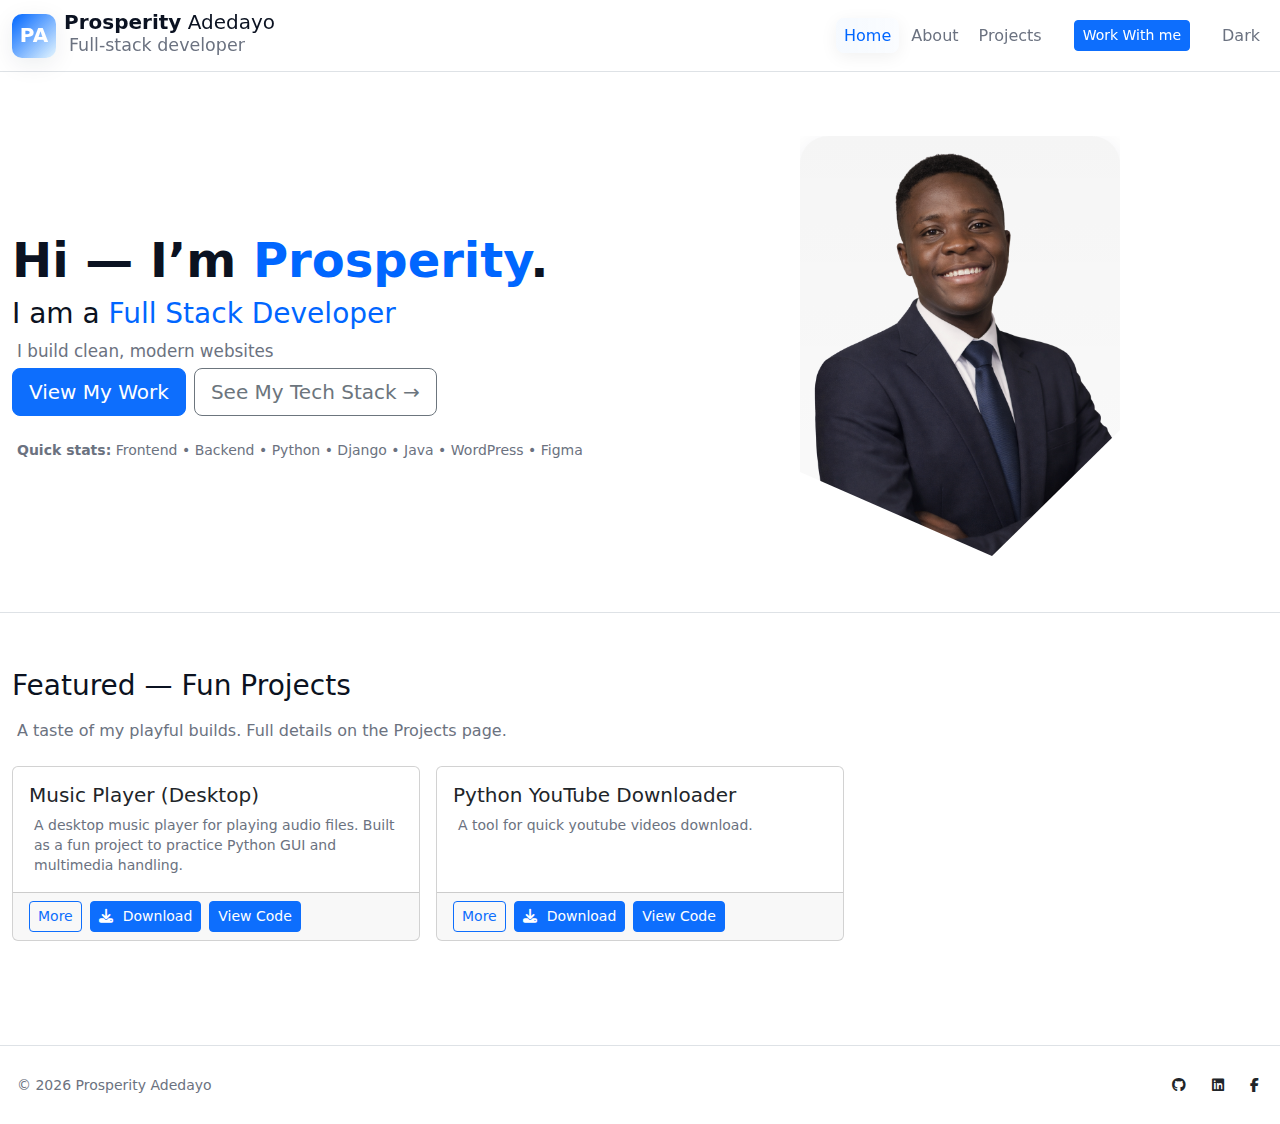
<file: index.html>
<!doctype html>
<html lang="en" data-theme="light">
<head>
  <meta charset="utf-8" />
  <meta name="viewport" content="width=device-width, initial-scale=1" />

  <!-- Primary SEO -->
  <title>Prosperity Adedayo | Web Developer & Portfolio</title>
  <meta name="description" content="Prosperity Adedayo is a web developer specializing in responsive websites, web applications, and modern UI/UX. View projects, skills, and contact details." />
  <meta name="keywords" content="Prosperity Adedayo, web developer, website developer, frontend developer, full stack developer, portfolio, Nigeria web developer" />
  <meta name="author" content="Prosperity Adedayo" />

  <!-- Canonical (update URL after GitHub Pages setup) -->
  <link rel="canonical" href="https://prosperityadedayo.github.io/portfolio" />

  <!-- Open Graph / Social Sharing -->
  <meta property="og:title" content="Prosperity Adedayo | Web Developer" />
  <meta property="og:description" content="Web developer portfolio showcasing projects, skills, and professional experience." />
  <meta property="og:type" content="website" />
  <meta property="og:url" content="https://prosperityadedayo.github.io/portfolio/" />
  <meta property="og:image" content="https://prosperityadedayo.github.io/portfolio/assets/img/hero-placeholder2.png" />

  <!-- Twitter Card -->
  <meta name="twitter:card" content="summary_large_image" />
  <meta name="twitter:title" content="Prosperity Adedayo | Web Developer" />
  <meta name="twitter:description" content="Personal portfolio of Prosperity Adedayo, web developer." />

  <!-- Bootstrap -->
  <link href="https://cdn.jsdelivr.net/npm/bootstrap@5.3.2/dist/css/bootstrap.min.css" rel="stylesheet" />

  <!-- Google Font -->
  <link href="https://fonts.googleapis.com/css2?family=Inter:wght@300;400;600;700&display=swap" rel="stylesheet">

  <!-- Font Awesome -->
  <link href="https://cdnjs.cloudflare.com/ajax/libs/font-awesome/6.4.2/css/all.min.css" rel="stylesheet"/>

  <!-- Main stylesheet -->
  <link rel="stylesheet" href="assets/css/styles.css" />
</head>

<body>
  <!-- NAVBAR (shared) -->
   <header>
    <nav class="navbar site-navbar navbar-expand-lg py-3 navbar-light border-bottom" aria-label="Main navigation">
        <div class="container">
        <!-- BRAND -->
        <a class="navbar-brand d-flex align-items-center gap-2" href="index.html">
            <span class="brand-mark" aria-hidden="true">PA</span>
            <span class="brand-text">
            <strong>Prosperity</strong> Adedayo
            <small class="d-block text-muted">Full-stack developer</small>
            </span>
        </a>

        <!-- DESKTOP LINKS -->
        <div class="d-none d-lg-flex align-items-center ms-auto gap-3">
            <ul class="navbar-nav d-flex flex-row align-items-center gap-1">
            <li class="nav-item"><a class="nav-link" href="index.html">Home</a></li>
            <li class="nav-item"><a class="nav-link" href="about.html">About</a></li>
            <li class="nav-item"><a class="nav-link" href="projects.html">Projects</a></li>
            </ul>

            <a class="btn btn-sm btn-primary ms-2" href="contact.html">Work With me</a>

            <!-- theme toggle (desktop) -->
            <button id="theme-toggle" class="btn btn-ghost ms-2" aria-label="Toggle theme" data-theme-toggle>
            <span class="theme-icon" aria-hidden="true">🌓</span>
            </button>
        </div>

        <!-- MOBILE TOGGLE -->
        <div class="d-lg-none ms-auto">
            <button id="mobile-toggle" class="btn btn-ghost" aria-controls="mobileMenu" aria-expanded="false" aria-label="Open menu">
            <!-- simple hamburger -->
            <svg width="22" height="22" viewBox="0 0 24 24" fill="none" aria-hidden="true" focusable="false">
                <path d="M4 7h16M4 12h16M4 17h16" stroke="currentColor" stroke-width="1.6" stroke-linecap="round"/>
            </svg>
            </button>
        </div>
        </div>
    </nav>

    <!-- Mobile floating glass sidebar + overlay -->
    <div id="mobileOverlay" class="mobile-overlay" tabindex="-1" aria-hidden="true"></div>

    <aside id="mobileMenu" class="mobile-sidebar" aria-hidden="true" role="dialog" aria-label="Mobile menu">
        <div class="mobile-header d-flex align-items-center justify-content-between mb-2">
        <a class="navbar-brand d-flex align-items-center gap-2" href="index.html">
            <span class="brand-mark" aria-hidden="true">PA</span>
            <span class="brand-text">
            <strong>Prosperity</strong>
            </span>
        </a>
        <button id="mobile-close" class="btn btn-ghost" aria-label="Close menu">✕</button>
        </div>

        <nav>
        <ul class="nav flex-column">
            <li class="nav-item"><a class="nav-link" href="index.html">Home</a></li>
            <li class="nav-item"><a class="nav-link" href="about.html">About</a></li>
            <li class="nav-item"><a class="nav-link" href="projects.html">Projects</a></li>
        </ul>

        <div class="mt-3 d-flex gap-2">
            <a class="btn btn-primary w-100" href="contact.html">Work With Me</a>
            <button id="mobile-theme-toggle" class="btn btn-ghost" aria-label="Toggle theme" data-theme-toggle>
            <span class="theme-icon" aria-hidden="true">🌓</span>
            </button>
        </div>
        </nav>
    </aside>
    </header>
  <!-- HERO -->
  <main>
    <section class="hero section-padding">
      <div class="container">
        <div class="row align-items-center gy-4">
          <!-- Intro -->
          <div class="col-lg-6">
            <h1 class="display-5">Hi — I’m <span class="accent">Prosperity</span>.</h1>
            <h3 class="display-7">I am a <span class="accent">Full Stack Developer</span></h3>
            <p class="lead text-muted">I build clean, modern websites</p>
            <div class="d-flex flex-wrap gap-2">
              <a class="btn btn-lg btn-primary" href="projects.html">View My Work</a>
              <a class="btn btn-lg btn-outline-secondary" href="about.html#tech">See My Tech Stack →</a>
            </div>
            <p class="mt-4 small text-muted mb-0">
              <strong>Quick stats:</strong> Frontend • Backend • Python • Django • Java • WordPress • Figma
            </p>
          </div>

          <!-- Portrait -->
          <div class="col-lg-6 text-center">
            <div class="hero-figure mx-auto" role="img" aria-label="Portrait">
              <img src="assets/img/hero-placeholder2.png" alt="Prosperity portrait" class="img-fluid rounded">
            </div>
          </div>
        </div>
      </div>
    </section>

    <!-- Projects -->
    <section class="section-padding border-top">
      <div class="container">
        <h3 class="mb-3">Featured — Fun Projects</h3>
        <p class="text-muted mb-4">A taste of my playful builds. Full details on the Projects page.</p>

        <div class="row g-3">
          <!-- Project 1 -->
          <div class="col-sm-6 col-md-4">
            <article class="card h-100">
              <div class="card-body">
                <h5 class="card-title">Music Player (Desktop)</h5>
                <p class="card-text small text-muted">
                  A desktop music player for playing audio files. Built as a fun project to practice Python GUI and multimedia handling.
                </p>
              </div>
              <div class="card-footer d-flex flex-wrap gap-2">
                <a class="btn btn-sm btn-outline-primary" href="projects.html#fun">More</a>
                <a class="btn btn-sm btn-primary" href="assets/downloads/music_player.zip" download="music_player"><i class="fas fa-download me-1"></i> Download</a>
                <a class="btn btn-sm btn-primary d-flex align-items-center gap-1" href="https://github.com/prosperityadedayo/python_music_player.git">
                  View Code
                </a>
              </div>
            </article>
          </div>


          <!-- Project 2 -->
          <div class="col-sm-6 col-md-4">
            <article class="card h-100">
              <div class="card-body">
                <h5 class="card-title">Python YouTube Downloader</h5>
                <p class="card-text small text-muted">A tool for quick youtube videos download.</p>
              </div>
              <div class="card-footer d-flex flex-wrap gap-2">
                <a class="btn btn-sm btn-outline-primary" href="projects.html#fun">More</a>
                <a class="btn btn-sm btn-primary" href="assets/downloads/YTDownloader.zip" download="YT-downloader-Python"><i class="fas fa-download me-1"></i> Download</a>
                <a class="btn btn-sm btn-primary d-flex align-items-center gap-1" href="https://github.com/prosperityadedayo/YT-downloader-Python.git">
                  View Code
                </a>
              </div>
            </article>
          </div>
        </div>
      </div>
    </section>
  </main>

  <!-- FOOTER -->
  <footer class="site-footer py-4 mt-5 border-top">
    <div class="container d-flex justify-content-between align-items-center">
      <div class="small text-muted">© <span id="year"></span> Prosperity Adedayo</div>
      <div class="socials d-flex gap-2">
        <a href="https://github.com/prosperityadedayo" class="btn btn-sm" aria-label="GitHub">
          <i class="fab fa-github"></i>
        </a>
        <a href="https://www.linkedin.com/in/prosperity-adedayo-a26970363/" class="btn btn-sm" aria-label="LinkedIn">
          <i class="fab fa-linkedin"></i>
        </a>
        <a href="https://www.facebook.com/profile.php?id=100088313618683" class="btn btn-sm" aria-label="Facebook">
          <i class="fab fa-facebook-f"></i>
        </a>
      </div>
    </div>
  </footer>

  <!-- Bootstrap Bundle -->
  <script src="https://cdn.jsdelivr.net/npm/bootstrap@5.3.2/dist/js/bootstrap.bundle.min.js" defer></script>

  <!-- Custom JS -->
  <script src="assets/js/main.js" defer></script>
</body>
</html>
</file>
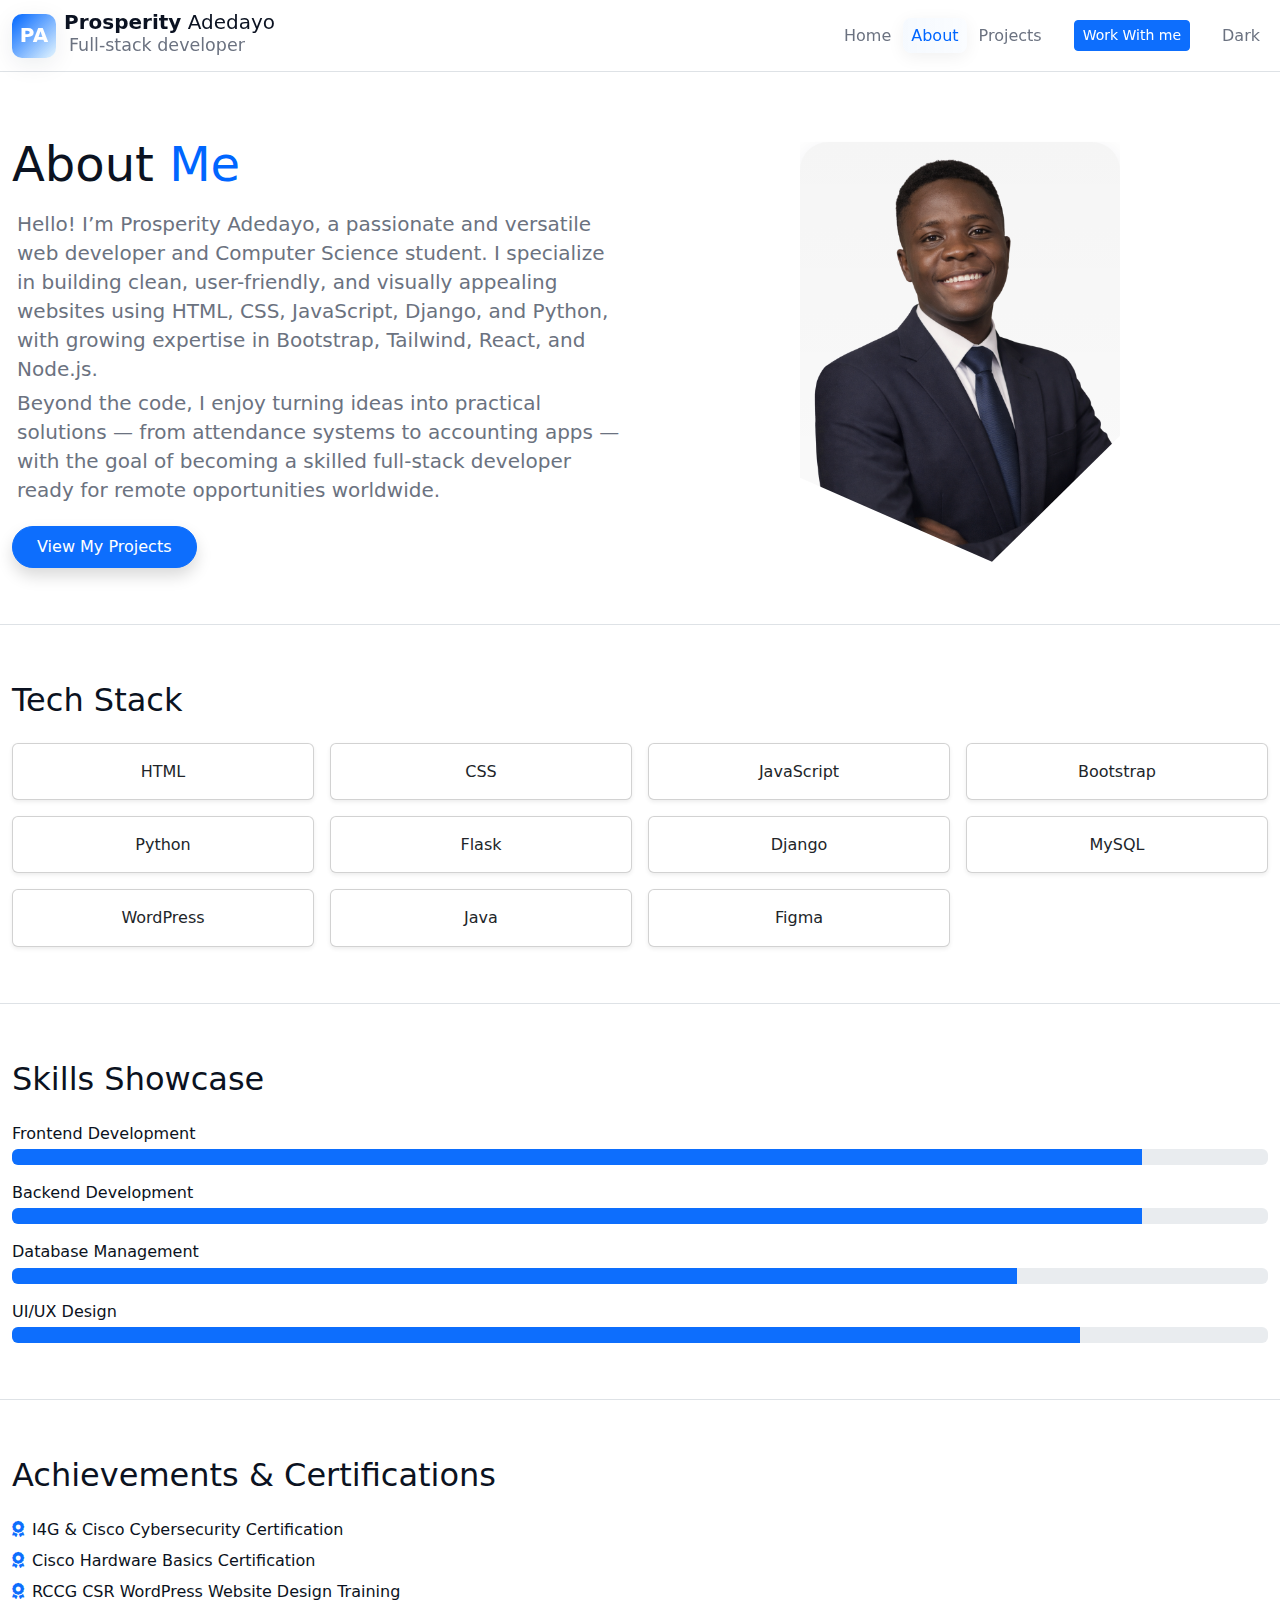
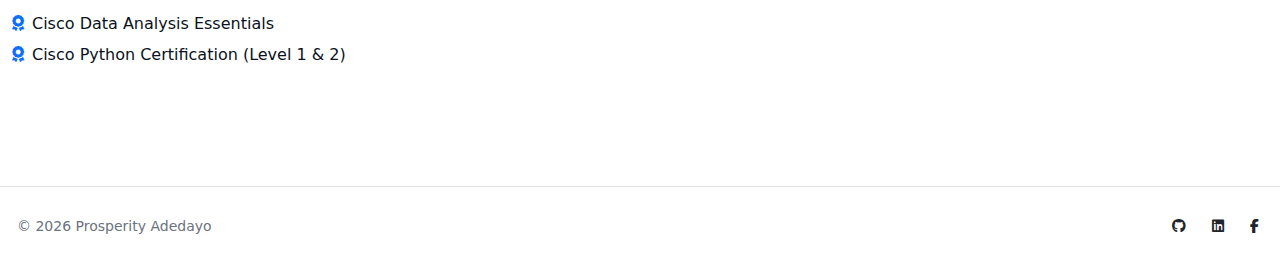
<file: about.html>
<!doctype html>
<html lang="en" data-theme="light">
<head>
  <meta charset="utf-8" />
  <meta name="viewport" content="width=device-width, initial-scale=1" />

  <!-- Primary SEO -->
  <title>Prosperity Adedayo | Web Developer | Portfolio</title>
  <meta name="description" content="Prosperity Adedayo is a web developer specializing in responsive websites, web applications, and modern UI/UX. View projects, skills, and contact details." />
  <meta name="keywords" content="Prosperity Adedayo, web developer, website developer, frontend developer, full stack developer, portfolio, Nigeria web developer" />
  <meta name="author" content="Prosperity Adedayo" />

  <!-- Canonical (update URL after GitHub Pages setup) -->
  <link rel="canonical" href="https://prosperityadedayo.github.io/portfolio" />

  <!-- Open Graph / Social Sharing -->
  <meta property="og:title" content="Prosperity Adedayo | Web Developer" />
  <meta property="og:description" content="Web developer portfolio showcasing projects, skills, and professional experience." />
  <meta property="og:type" content="website" />
  <meta property="og:url" content="https://prosperityadedayo.github.io/portfolio/" />
  <meta property="og:image" content="https://prosperityadedayo.github.io/portfolio/assets/img/hero-placeholder2.png" />

  <!-- Twitter Card -->
  <meta name="twitter:card" content="summary_large_image" />
  <meta name="twitter:title" content="Prosperity Adedayo | Web Developer" />
  <meta name="twitter:description" content="Personal portfolio of Prosperity Adedayo, web developer." />

  <!-- Bootstrap -->
  <link href="https://cdn.jsdelivr.net/npm/bootstrap@5.3.2/dist/css/bootstrap.min.css" rel="stylesheet" />

  <!-- Google Font -->
  <link href="https://fonts.googleapis.com/css2?family=Inter:wght@300;400;600;700&display=swap" rel="stylesheet">

  <!-- Font Awesome -->
  <link href="https://cdnjs.cloudflare.com/ajax/libs/font-awesome/6.4.2/css/all.min.css" rel="stylesheet"/>

  <!-- Main stylesheet -->
  <link rel="stylesheet" href="assets/css/styles.css" />
</head>
<body>
  <!-- NAVBAR (shared) -->
   <header>
    <nav class="navbar site-navbar navbar-expand-lg py-3 navbar-light border-bottom" aria-label="Main navigation">
        <div class="container">
        <!-- BRAND -->
        <a class="navbar-brand d-flex align-items-center gap-2" href="index.html">
            <span class="brand-mark" aria-hidden="true">PA</span>
            <span class="brand-text">
            <strong>Prosperity</strong> Adedayo
            <small class="d-block text-muted">Full-stack developer</small>
            </span>
        </a>

        <!-- DESKTOP LINKS -->
        <div class="d-none d-lg-flex align-items-center ms-auto gap-3">
            <ul class="navbar-nav d-flex flex-row align-items-center gap-1">
            <li class="nav-item"><a class="nav-link" href="index.html">Home</a></li>
            <li class="nav-item"><a class="nav-link" href="about.html">About</a></li>
            <li class="nav-item"><a class="nav-link" href="projects.html">Projects</a></li>
            </ul>

            <a class="btn btn-sm btn-primary ms-2" href="contact.html">Work With me</a>

            <!-- theme toggle (desktop) -->
            <button id="theme-toggle" class="btn btn-ghost ms-2" aria-label="Toggle theme" data-theme-toggle>
            <span class="theme-icon" aria-hidden="true">🌓</span>
            </button>
        </div>

        <!-- MOBILE TOGGLE -->
        <div class="d-lg-none ms-auto">
            <button id="mobile-toggle" class="btn btn-ghost" aria-controls="mobileMenu" aria-expanded="false" aria-label="Open menu">
            <!-- simple hamburger -->
            <svg width="22" height="22" viewBox="0 0 24 24" fill="none" aria-hidden="true" focusable="false">
                <path d="M4 7h16M4 12h16M4 17h16" stroke="currentColor" stroke-width="1.6" stroke-linecap="round"/>
            </svg>
            </button>
        </div>
        </div>
    </nav>

    <!-- Mobile floating glass sidebar + overlay -->
    <div id="mobileOverlay" class="mobile-overlay" tabindex="-1" aria-hidden="true"></div>

    <aside id="mobileMenu" class="mobile-sidebar" aria-hidden="true" role="dialog" aria-label="Mobile menu">
        <div class="mobile-header d-flex align-items-center justify-content-between mb-2">
        <a class="navbar-brand d-flex align-items-center gap-2" href="index.html">
            <span class="brand-mark" aria-hidden="true">PA</span>
            <span class="brand-text">
            <strong>Prosperity</strong>
            </span>
        </a>
        <button id="mobile-close" class="btn btn-ghost" aria-label="Close menu">✕</button>
        </div>

        <nav>
        <ul class="nav flex-column">
            <li class="nav-item"><a class="nav-link" href="index.html">Home</a></li>
            <li class="nav-item"><a class="nav-link" href="about.html">About</a></li>
            <li class="nav-item"><a class="nav-link" href="projects.html">Projects</a></li>
        </ul>

        <div class="mt-3 d-flex gap-2">
            <a class="btn btn-primary w-100" href="contact.html">Work With Me</a>
            <button id="mobile-theme-toggle" class="btn btn-ghost" aria-label="Toggle theme" data-theme-toggle>
            <span class="theme-icon" aria-hidden="true">🌓</span>
            </button>
        </div>
        </nav>
    </aside>
    </header>

  <!-- MAIN CONTENT -->
  <main>
    <!-- About Section -->
    <section class="section-padding">
      <div class="container">
        <div class="row gy-4 align-items-center">
          <div class="col-lg-6">
            <h1 class="display-5 mb-3">About <span class="accent">Me</span></h1>
            <p class="lead text-muted">
              Hello! I’m <strong>Prosperity Adedayo</strong>, a passionate and versatile 
              <strong>web developer</strong> and <strong>Computer Science student</strong>.  
              I specialize in building clean, user-friendly, and visually appealing websites using 
              <strong>HTML, CSS, JavaScript, Django, and Python</strong>, with growing expertise in 
              <strong>Bootstrap, Tailwind, React, and Node.js</strong>.  
            </p>
            <p class="lead text-muted">
              Beyond the code, I enjoy turning ideas into practical solutions — from attendance systems 
              to accounting apps — with the goal of becoming a skilled full-stack developer ready 
              for remote opportunities worldwide.  
            </p>
            <a href="projects.html" class="btn btn-primary mt-3 px-4 py-2 rounded-pill shadow">
              View My Projects
            </a>
          </div>
          <div class="col-lg-6 text-center">
            <div class="hero-figure mx-auto" role="img" aria-label="Portrait placeholder">
              <img src="assets/img/hero-placeholder2.png" alt="Prosperity portrait" />
            </div>
          </div>
        </div>
      </div>
    </section>

    <!-- Tech Stack -->
    <section id="tech" class="section-padding border-top">
      <div class="container">
        <h2 class="mb-4">Tech Stack</h2>
        <div class="row g-3">
          <div class="col-6 col-sm-4 col-md-3"><div class="card p-3 text-center shadow-sm">HTML</div></div>
          <div class="col-6 col-sm-4 col-md-3"><div class="card p-3 text-center shadow-sm">CSS</div></div>
          <div class="col-6 col-sm-4 col-md-3"><div class="card p-3 text-center shadow-sm">JavaScript</div></div>
          <div class="col-6 col-sm-4 col-md-3"><div class="card p-3 text-center shadow-sm">Bootstrap</div></div>
          <div class="col-6 col-sm-4 col-md-3"><div class="card p-3 text-center shadow-sm">Python</div></div>
          <div class="col-6 col-sm-4 col-md-3"><div class="card p-3 text-center shadow-sm">Flask</div></div>
          <div class="col-6 col-sm-4 col-md-3"><div class="card p-3 text-center shadow-sm">Django</div></div>
          <div class="col-6 col-sm-4 col-md-3"><div class="card p-3 text-center shadow-sm">MySQL</div></div>
          <div class="col-6 col-sm-4 col-md-3"><div class="card p-3 text-center shadow-sm">WordPress</div></div>
          <div class="col-6 col-sm-4 col-md-3"><div class="card p-3 text-center shadow-sm">Java</div></div>
          <div class="col-6 col-sm-4 col-md-3"><div class="card p-3 text-center shadow-sm">Figma</div></div>
        </div>
      </div>
    </section>

    <!-- Skills Showcase -->
    <section class="section-padding border-top">
      <div class="container">
        <h2 class="mb-4">Skills Showcase</h2>
        <div class="mb-3">
          <p class="mb-1">Frontend Development</p>
          <div class="progress" role="progressbar" aria-valuenow="90" aria-valuemin="0" aria-valuemax="100">
            <div class="progress-bar bg-primary" style="width:90%"></div>
          </div>
        </div>
        <div class="mb-3">
          <p class="mb-1">Backend Development</p>
          <div class="progress" role="progressbar" aria-valuenow="80" aria-valuemin="0" aria-valuemax="100">
            <div class="progress-bar bg-primary" style="width:90%"></div>
          </div>
        </div>
        <div class="mb-3">
          <p class="mb-1">Database Management</p>
          <div class="progress" role="progressbar" aria-valuenow="75" aria-valuemin="0" aria-valuemax="100">
            <div class="progress-bar bg-primary" style="width:80%"></div>
          </div>
        </div>
        <div>
          <p class="mb-1">UI/UX Design</p>
          <div class="progress" role="progressbar" aria-valuenow="70" aria-valuemin="0" aria-valuemax="100">
            <div class="progress-bar bg-primary" style="width:85%"></div>
          </div>
        </div>
      </div>
    </section>

    <!-- Achievements -->
    <section class="section-padding border-top">
      <div class="container">
        <h2 class="mb-4">Achievements & Certifications</h2>
        <ul class="list-unstyled">
          <li class="mb-2"><i class="fas fa-award me-2 text-primary"></i>I4G & Cisco Cybersecurity Certification</li>
          <li class="mb-2"><i class="fas fa-award me-2 text-primary"></i>Cisco Hardware Basics Certification</li>
          <li class="mb-2"><i class="fas fa-award me-2 text-primary"></i>RCCG CSR WordPress Website Design Training</li>
          <li class="mb-2"><i class="fas fa-award me-2 text-primary"></i>Cisco Data Analysis Essentials</li>
          <li class="mb-2"><i class="fas fa-award me-2 text-primary"></i>Cisco Python Certification (Level 1 & 2)</li>
        </ul>
      </div>
    </section>

  </main>

  <!-- FOOTER (shared) -->
  <footer class="site-footer py-4 mt-5 border-top">
    <div class="container d-flex justify-content-between align-items-center">
      <div class="small text-muted">© <span id="year"></span> Prosperity Adedayo</div>
      <div class="socials d-flex gap-2">
        <a href="https://github.com/prosperityadedayo" class="btn btn-sm" aria-label="GitHub">
          <i class="fab fa-github"></i>
        </a>
        <a href="https://www.linkedin.com/in/prosperity-adedayo-a26970363/" class="btn btn-sm" aria-label="LinkedIn">
          <i class="fab fa-linkedin"></i>
        </a>
        <a href="https://www.facebook.com/profile.php?id=100088313618683/" class="btn btn-sm" aria-label="Facebook">
          <i class="fab fa-facebook-f"></i>
        </a>
      </div>
    </div>
  </footer>

  <!-- Bootstrap bundle (for collapse & small JS utilities) -->
  <script src="https://cdn.jsdelivr.net/npm/bootstrap@5.3.2/dist/js/bootstrap.bundle.min.js" defer></script>

  <!-- Main JS (theme toggle, little helpers) -->
  <script src="assets/js/main.js" defer></script>
</body>


  <!-- Preloader -->
<!-- Preloader -->


</html>
</file>
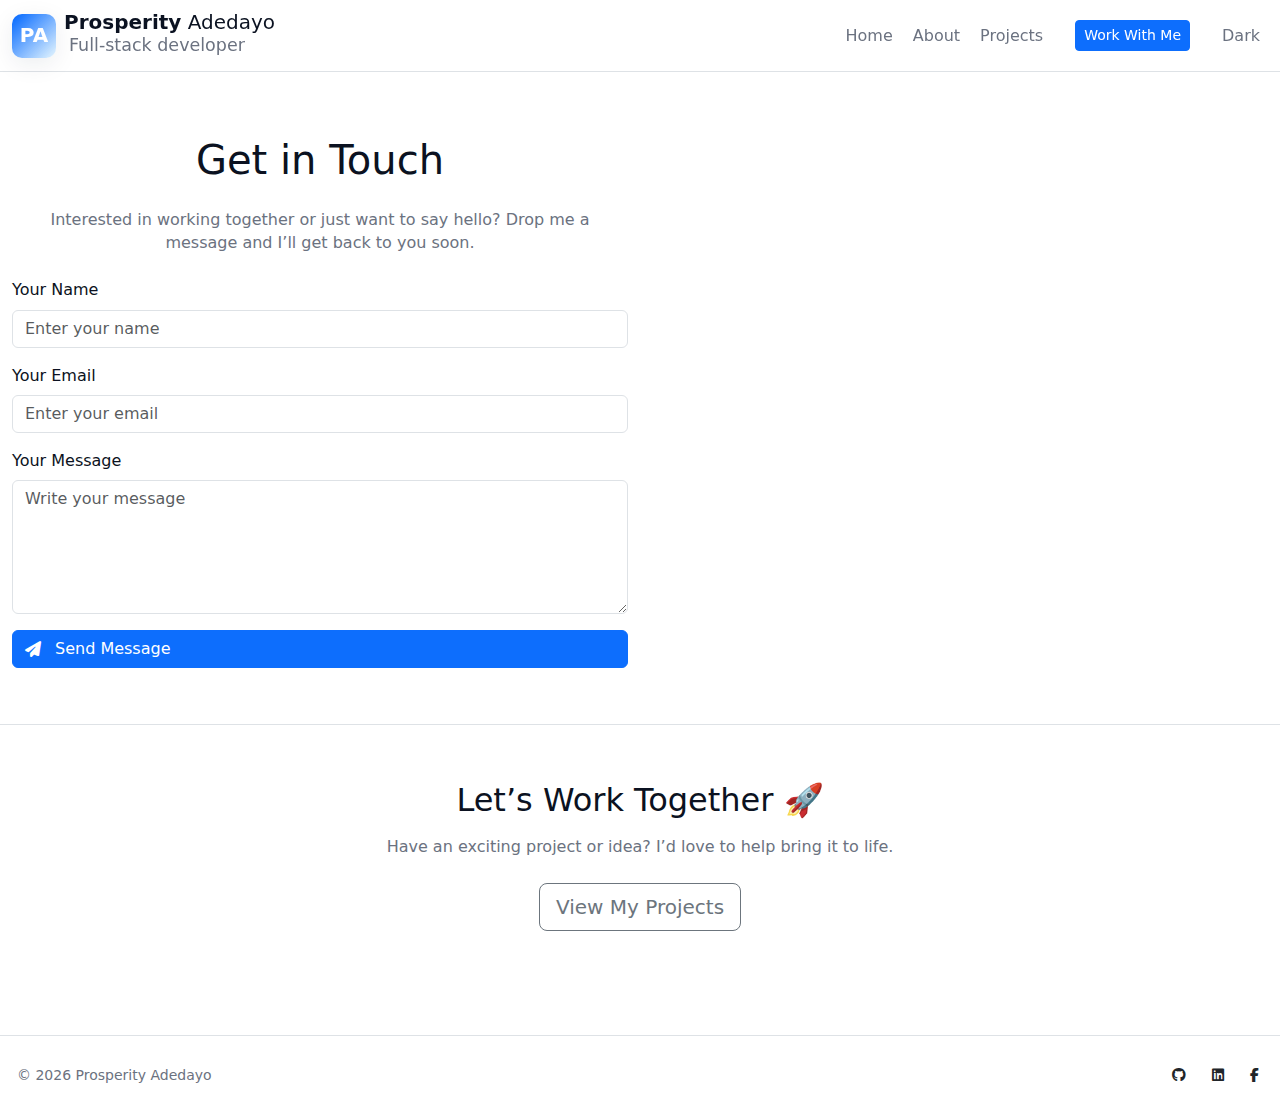
<file: contact.html>
<!doctype html>
<html lang="en" data-theme="light">
<head>
  <meta charset="utf-8" />
  <meta name="viewport" content="width=device-width, initial-scale=1" />

  <!-- Primary SEO -->
  <title>Prosperity Adedayo | Web Developer | Portfolio</title>
  <meta name="description" content="Prosperity Adedayo is a web developer specializing in responsive websites, web applications, and modern UI/UX. View projects, skills, and contact details." />
  <meta name="keywords" content="Prosperity Adedayo, web developer, website developer, frontend developer, full stack developer, portfolio, Nigeria web developer" />
  <meta name="author" content="Prosperity Adedayo" />

  <!-- Canonical (update URL after GitHub Pages setup) -->
  <link rel="canonical" href="https://prosperityadedayo.github.io/portfolio" />

  <!-- Open Graph / Social Sharing -->
  <meta property="og:title" content="Prosperity Adedayo | Web Developer" />
  <meta property="og:description" content="Web developer portfolio showcasing projects, skills, and professional experience." />
  <meta property="og:type" content="website" />
  <meta property="og:url" content="https://prosperityadedayo.github.io/portfolio/" />
  <meta property="og:image" content="https://prosperityadedayo.github.io/portfolio/assets/img/hero-placeholder2.png" />

  <!-- Twitter Card -->
  <meta name="twitter:card" content="summary_large_image" />
  <meta name="twitter:title" content="Prosperity Adedayo | Web Developer" />
  <meta name="twitter:description" content="Personal portfolio of Prosperity Adedayo, web developer." />

  <!-- Bootstrap -->
  <link href="https://cdn.jsdelivr.net/npm/bootstrap@5.3.2/dist/css/bootstrap.min.css" rel="stylesheet" />

  <!-- Google Font -->
  <link href="https://fonts.googleapis.com/css2?family=Inter:wght@300;400;600;700&display=swap" rel="stylesheet">

  <!-- Font Awesome -->
  <link href="https://cdnjs.cloudflare.com/ajax/libs/font-awesome/6.4.2/css/all.min.css" rel="stylesheet"/>

  <!-- Main stylesheet -->
  <link rel="stylesheet" href="assets/css/styles.css" />
</head>
<body>
  <!-- NAVBAR (same as index) -->
  <header>
    <nav class="navbar site-navbar navbar-expand-lg py-3 navbar-light border-bottom" aria-label="Main navigation">
      <div class="container">
        <!-- BRAND -->
        <a class="navbar-brand d-flex align-items-center gap-2" href="index.html">
          <span class="brand-mark" aria-hidden="true">PA</span>
          <span class="brand-text">
            <strong>Prosperity</strong> Adedayo
            <small class="d-block text-muted">Full-stack developer</small>
          </span>
        </a>

        <!-- DESKTOP LINKS -->
        <div class="d-none d-lg-flex align-items-center ms-auto gap-3">
          <ul class="navbar-nav d-flex flex-row align-items-center gap-1">
            <li class="nav-item"><a class="nav-link" href="index.html">Home</a></li>
            <li class="nav-item"><a class="nav-link" href="about.html">About</a></li>
            <li class="nav-item"><a class="nav-link" href="projects.html">Projects</a></li>
          </ul>
          <a class="btn btn-sm btn-primary ms-2" href="contact.html">Work With Me</a>
          <button id="theme-toggle" class="btn btn-ghost ms-2" aria-label="Toggle theme" data-theme-toggle>
            <span class="theme-icon" aria-hidden="true">🌓</span>
          </button>
        </div>

        <!-- MOBILE TOGGLE -->
        <div class="d-lg-none ms-auto">
          <button id="mobile-toggle" class="btn btn-ghost" aria-controls="mobileMenu" aria-expanded="false" aria-label="Open menu">
            <svg width="22" height="22" viewBox="0 0 24 24" fill="none" aria-hidden="true" focusable="false">
              <path d="M4 7h16M4 12h16M4 17h16" stroke="currentColor" stroke-width="1.6" stroke-linecap="round"/>
            </svg>
          </button>
        </div>
      </div>
    </nav>
  </header>

  <!-- CONTACT SECTION -->
  <main>
    <section class="section-padding">
      <div class="container">
        <div class="row gy-5 align-items-center">
          
          <!-- Contact Form -->
           <div class="col-lg-6">
          <h1 class="mb-4 text-center">Get in Touch</h1>
          <p class="text-muted mb-4 text-center">
            Interested in working together or just want to say hello? Drop me a message and I’ll get back to you soon.
          </p>
          <form action="https://api.web3forms.com/submit" method="POST" class="needs-validation" novalidate>
            <input type="hidden" name="access_key" value="5a953b0c-4bf4-4e98-b0b6-ef05fcc76e2f">

            <div class="mb-3">
              <label for="name" class="form-label">Your Name</label>
              <input type="text" id="name" name="name" class="form-control" placeholder="Enter your name" required>
            </div>

            <div class="mb-3">
              <label for="email" class="form-label">Your Email</label>
              <input type="email" id="email" name="email" class="form-control" placeholder="Enter your email" required>
            </div>

            <div class="mb-3">
              <label for="message" class="form-label">Your Message</label>
              <textarea id="message" name="message" class="form-control" rows="5" placeholder="Write your message" required></textarea>
            </div>

            <div class="d-grid">
              <button type="submit" class="btn btn-primary">
                <i class="fas fa-paper-plane me-2"></i>Send Message
              </button>
            </div>
          </form>
        </div>
        </div>
      </div>
    </section>

    <!-- CTA -->
    <section class="section-padding text-center border-top">
      <div class="container">
        <h2 class="mb-3">Let’s Work Together 🚀</h2>
        <p class="text-muted mb-4">Have an exciting project or idea? I’d love to help bring it to life.</p>
        <a href="projects.html" class="btn btn-outline-secondary btn-lg">View My Projects</a>
      </div>
    </section>
  </main>

  <!-- FOOTER -->
  <footer class="site-footer py-4 mt-5 border-top">
    <div class="container d-flex justify-content-between align-items-center">
      <div class="small text-muted">© <span id="year"></span> Prosperity Adedayo</div>
      <div class="socials d-flex gap-2">
        <a href="https://github.com/prosperityadedayo" class="btn btn-sm" aria-label="GitHub">
          <i class="fab fa-github"></i>
        </a>
        <a href="https://www.linkedin.com/in/prosperity-adedayo-a26970363/" class="btn btn-sm" aria-label="LinkedIn">
          <i class="fab fa-linkedin"></i>
        </a>
        <a href="https://www.facebook.com/profile.php?id=100088313618683/" class="btn btn-sm" aria-label="Facebook">
          <i class="fab fa-facebook-f"></i>
        </a>
      </div>
    </div>
  </footer>

  <!-- Bootstrap bundle (for collapse & small JS utilities) -->
  <script src="https://cdn.jsdelivr.net/npm/bootstrap@5.3.2/dist/js/bootstrap.bundle.min.js" defer></script>

  <!-- Main JS -->
  <script src="assets/js/main.js" defer></script>

</body>

  <!-- Preloader -->
<!-- Preloader -->


</html>
</file>
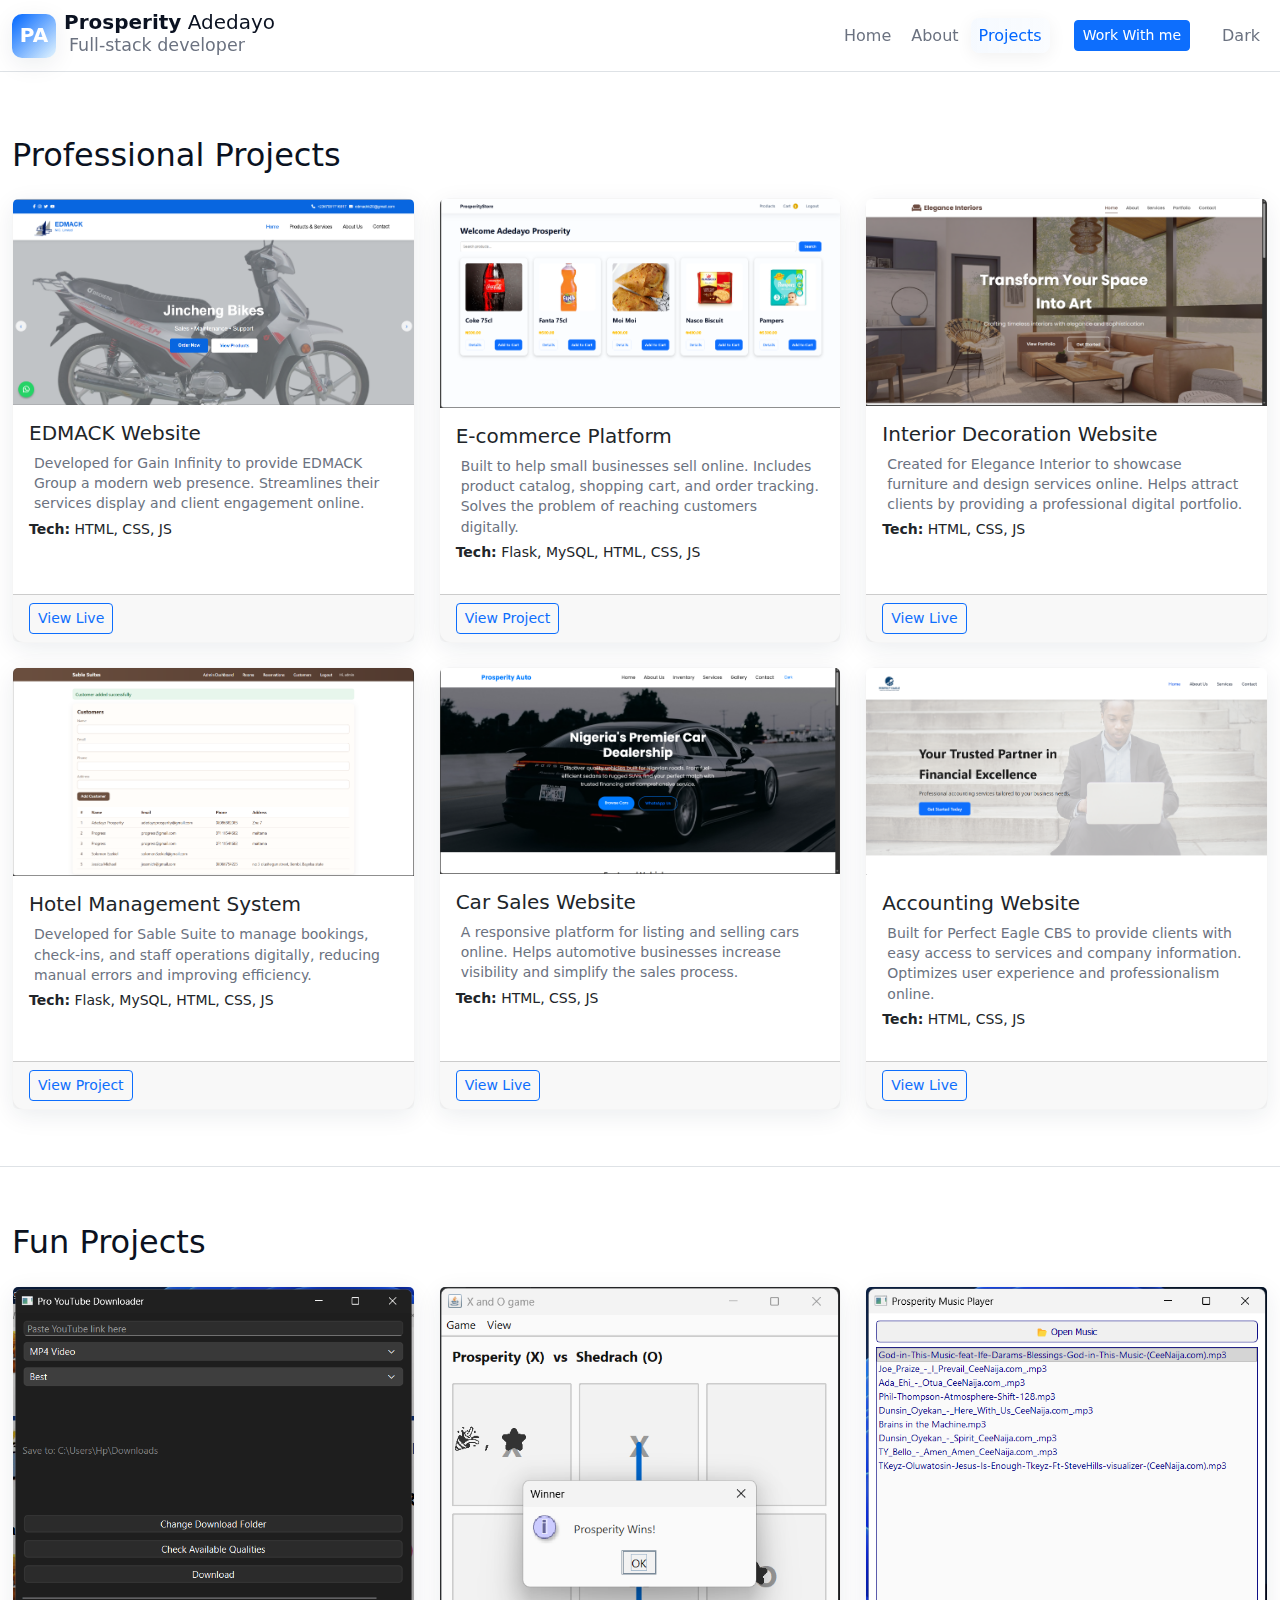
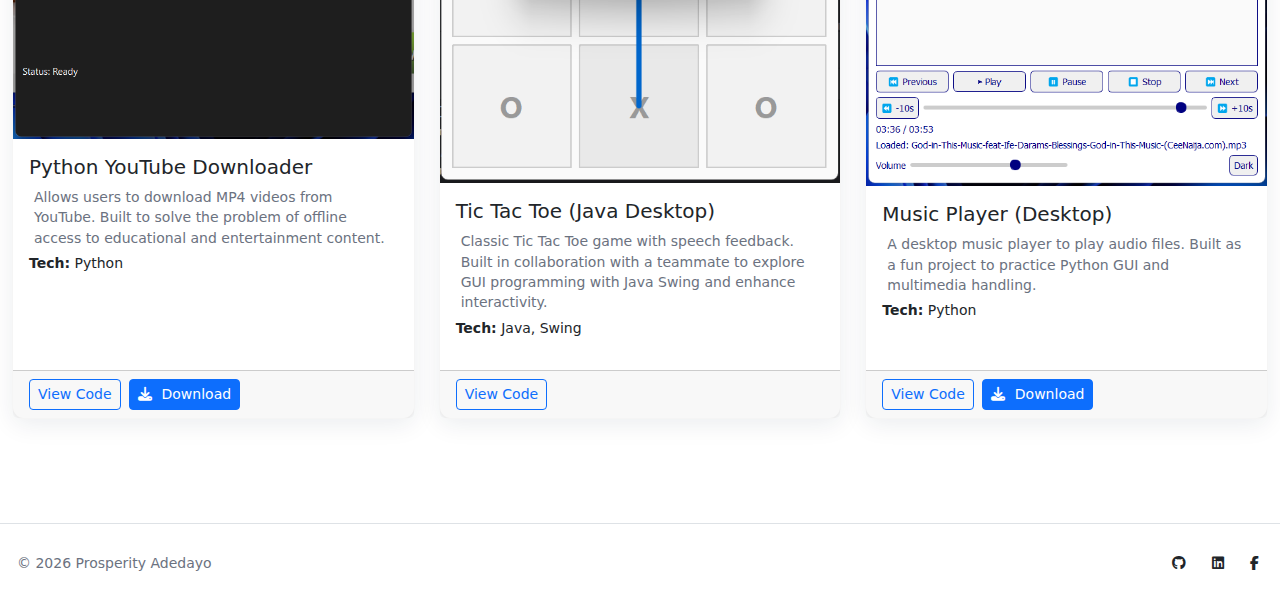
<file: projects.html>
<!doctype html>
<html lang="en" data-theme="light">
<head>
  <meta charset="utf-8" />
  <meta name="viewport" content="width=device-width, initial-scale=1" />

  <!-- Primary SEO -->
  <title>Prosperity Adedayo | Web Developer | Portfolio</title>
  <meta name="description" content="Prosperity Adedayo is a web developer specializing in responsive websites, web applications, and modern UI/UX. View projects, skills, and contact details." />
  <meta name="keywords" content="Prosperity Adedayo, web developer, website developer, frontend developer, full stack developer, portfolio, Nigeria web developer" />
  <meta name="author" content="Prosperity Adedayo" />

  <!-- Canonical (update URL after GitHub Pages setup) -->
  <link rel="canonical" href="https://prosperityadedayo.github.io/portfolio" />

  <!-- Open Graph / Social Sharing -->
  <meta property="og:title" content="Prosperity Adedayo | Web Developer" />
  <meta property="og:description" content="Web developer portfolio showcasing projects, skills, and professional experience." />
  <meta property="og:type" content="website" />
  <meta property="og:url" content="https://prosperityadedayo.github.io/portfolio/" />
  <meta property="og:image" content="https://prosperityadedayo.github.io/portfolio/assets/img/hero-placeholder2.png" />

  <!-- Twitter Card -->
  <meta name="twitter:card" content="summary_large_image" />
  <meta name="twitter:title" content="Prosperity Adedayo | Web Developer" />
  <meta name="twitter:description" content="Personal portfolio of Prosperity Adedayo, web developer." />

  <!-- Bootstrap -->
  <link href="https://cdn.jsdelivr.net/npm/bootstrap@5.3.2/dist/css/bootstrap.min.css" rel="stylesheet" />

  <!-- Google Font -->
  <link href="https://fonts.googleapis.com/css2?family=Inter:wght@300;400;600;700&display=swap" rel="stylesheet">

  <!-- Font Awesome -->
  <link href="https://cdnjs.cloudflare.com/ajax/libs/font-awesome/6.4.2/css/all.min.css" rel="stylesheet"/>

  <!-- Main stylesheet -->
  <link rel="stylesheet" href="assets/css/styles.css" />
</head>
<body>
  <!-- NAVBAR (shared) -->
  <header>
    <nav class="navbar site-navbar navbar-expand-lg py-3 navbar-light border-bottom" aria-label="Main navigation">
      <div class="container">
        <!-- BRAND -->
        <a class="navbar-brand d-flex align-items-center gap-2" href="index.html">
          <span class="brand-mark" aria-hidden="true">PA</span>
          <span class="brand-text">
            <strong>Prosperity</strong> Adedayo
            <small class="d-block text-muted">Full-stack developer</small>
          </span>
        </a>

        <!-- DESKTOP LINKS -->
        <div class="d-none d-lg-flex align-items-center ms-auto gap-3">
          <ul class="navbar-nav d-flex flex-row align-items-center gap-1">
            <li class="nav-item"><a class="nav-link" href="index.html">Home</a></li>
            <li class="nav-item"><a class="nav-link" href="about.html">About</a></li>
            <li class="nav-item"><a class="nav-link" href="projects.html">Projects</a></li>
          </ul>

          <a class="btn btn-sm btn-primary ms-2" href="contact.html">Work With me</a>

          <!-- theme toggle (desktop) -->
          <button id="theme-toggle" class="btn btn-ghost ms-2" aria-label="Toggle theme" data-theme-toggle>
            <span class="theme-icon" aria-hidden="true">🌓</span>
          </button>
        </div>

        <!-- MOBILE TOGGLE -->
        <div class="d-lg-none ms-auto">
          <button id="mobile-toggle" class="btn btn-ghost" aria-controls="mobileMenu" aria-expanded="false" aria-label="Open menu">
            <svg width="22" height="22" viewBox="0 0 24 24" fill="none" aria-hidden="true" focusable="false">
              <path d="M4 7h16M4 12h16M4 17h16" stroke="currentColor" stroke-width="1.6" stroke-linecap="round"/>
            </svg>
          </button>
        </div>
      </div>
    </nav>

    <!-- Mobile floating glass sidebar + overlay -->
    <div id="mobileOverlay" class="mobile-overlay" tabindex="-1" aria-hidden="true"></div>

    <aside id="mobileMenu" class="mobile-sidebar" aria-hidden="true" role="dialog" aria-label="Mobile menu">
      <div class="mobile-header d-flex align-items-center justify-content-between mb-2">
        <a class="navbar-brand d-flex align-items-center gap-2" href="index.html">
          <span class="brand-mark" aria-hidden="true">PA</span>
          <span class="brand-text">
            <strong>Prosperity</strong>
          </span>
        </a>
        <button id="mobile-close" class="btn btn-ghost" aria-label="Close menu">✕</button>
      </div>

      <nav>
        <ul class="nav flex-column">
          <li class="nav-item"><a class="nav-link" href="index.html">Home</a></li>
          <li class="nav-item"><a class="nav-link" href="about.html">About</a></li>
          <li class="nav-item"><a class="nav-link" href="projects.html">Projects</a></li>
        </ul>

        <div class="mt-3 d-flex gap-2">
          <a class="btn btn-primary w-100" href="contact.html">Work With Me</a>
          <button id="mobile-theme-toggle" class="btn btn-ghost" aria-label="Toggle theme" data-theme-toggle>
            <span class="theme-icon" aria-hidden="true">🌓</span>
          </button>
        </div>
      </nav>
    </aside>
  </header>

  <!-- MAIN CONTENT -->
  <main>
    <!-- Professional Projects -->
    <section class="section-padding">
      <div class="container">
        <h2 class="mb-4">Professional Projects</h2>
        <div class="row g-4">
          <!-- Project 1 -->
          <div class="col-sm-6 col-lg-4">
            <article class="card project-card h-100">
              <img src="assets/img/ProjectScreenshot/edmackweb.png" class="card-img-top" alt="Business Website screenshot">
              <div class="card-body">
                <h5 class="card-title">EDMACK Website</h5>
                <p class="card-text text-muted small">
                  Developed for Gain Infinity to provide EDMACK Group a modern web presence. 
                  Streamlines their services display and client engagement online.
                </p>
                <p class="small"><strong>Tech:</strong> HTML, CSS, JS</p>
              </div>
              <div class="card-footer d-flex gap-2">
                <a class="btn btn-sm btn-outline-primary" href="https://edmackgroup.com">View Live</a>
              </div>
            </article>
          </div>

          <!-- Project 2 -->
          <div class="col-sm-6 col-lg-4">
            <article class="card project-card h-100">
              <img src="assets/img/ProjectScreenshot/ecommercewebapp.png" class="card-img-top" alt="E-commerce Platform screenshot">
              <div class="card-body">
                <h5 class="card-title">E-commerce Platform</h5>
                <p class="card-text text-muted small">
                  Built to help small businesses sell online. Includes product catalog, shopping cart, and order tracking. Solves the problem of reaching customers digitally.
                </p>
                <p class="small"><strong>Tech:</strong> Flask, MySQL, HTML, CSS, JS</p>
              </div>
              <div class="card-footer d-flex gap-2">
                <a class="btn btn-sm btn-outline-primary" href="https://github.com/prosperityadedayo/E-commerce_App.git">View Project</a>
              </div>
            </article>
          </div>

          <!-- Project 3 -->
          <div class="col-sm-6 col-lg-4">
            <article class="card project-card h-100">
              <img src="assets/img/ProjectScreenshot/eleganceinteriorweb.png" class="card-img-top" alt="Interior Decoration Website screenshot">
              <div class="card-body">
                <h5 class="card-title">Interior Decoration Website</h5>
                <p class="card-text text-muted small">
                  Created for Elegance Interior to showcase furniture and design services online. Helps attract clients by providing a professional digital portfolio.
                </p>
                <p class="small"><strong>Tech:</strong> HTML, CSS, JS</p>
              </div>
              <div class="card-footer d-flex gap-2">
                <a class="btn btn-sm btn-outline-primary" href="https://prosperityadedayo.github.io/EleganceInteriors/">View Live</a>
              </div>
            </article>
          </div>

          <!-- Project 4 -->
          <div class="col-sm-6 col-lg-4">
            <article class="card project-card h-100">
              <img src="assets/img/ProjectScreenshot/sablesuitemgtapp.png" class="card-img-top" alt="Hotel Management System screenshot">
              <div class="card-body">
                <h5 class="card-title">Hotel Management System</h5>
                <p class="card-text text-muted small">
                  Developed for Sable Suite to manage bookings, check-ins, and staff operations digitally, reducing manual errors and improving efficiency.
                </p>
                <p class="small"><strong>Tech:</strong> Flask, MySQL, HTML, CSS, JS</p>
              </div>
              <div class="card-footer d-flex gap-2">
                <a class="btn btn-sm btn-outline-primary" href="https://github.com/prosperityadedayo/sable-suites.git">View Project</a>
              </div>
            </article>
          </div>

          <!-- Project 5 -->
          <div class="col-sm-6 col-lg-4">
            <article class="card project-card h-100">
              <img src="assets/img/ProjectScreenshot/prosperityautoweb.png" class="card-img-top" alt="Car Sales Website screenshot">
              <div class="card-body">
                <h5 class="card-title">Car Sales Website</h5>
                <p class="card-text text-muted small">
                  A responsive platform for listing and selling cars online. Helps automotive businesses increase visibility and simplify the sales process.
                </p>
                <p class="small"><strong>Tech:</strong> HTML, CSS, JS</p>
              </div>
              <div class="card-footer d-flex gap-2">
                <a class="btn btn-sm btn-outline-primary" href="https://prosperityadedayo.github.io/prosperity_auto/contact.html">View Live</a>
              </div>
            </article>
          </div>

          <!-- Project 6 -->
          <div class="col-sm-6 col-lg-4">
            <article class="card project-card h-100">
              <img src="assets/img/ProjectScreenshot/perfecteagleweb.png" class="card-img-top" alt="Accounting Website screenshot">
              <div class="card-body">
                <h5 class="card-title">Accounting Website</h5>
                <p class="card-text text-muted small">
                  Built for Perfect Eagle CBS to provide clients with easy access to services and company information. Optimizes user experience and professionalism online.
                </p>
                <p class="small"><strong>Tech:</strong> HTML, CSS, JS</p>
              </div>
              <div class="card-footer d-flex gap-2">
                <a class="btn btn-sm btn-outline-primary" href="https://prosperityadedayo.github.io/perfect-eagle-complete-business-solution/">View Live</a>
              </div>
            </article>
          </div>
        </div>
      </div>
    </section>

    <!-- Fun Projects -->
    <section id="fun" class="section-padding border-top">
      <div class="container">
        <h2 class="mb-4">Fun Projects</h2>
        <div class="row g-4">
          <!-- Project 7 -->
          <div class="col-sm-6 col-lg-4">
            <article class="card project-card h-100">
              <img src="assets/img/ProjectScreenshot/YtDownloader.png" class="card-img-top" alt="YouTube Downloader screenshot">
              <div class="card-body">
                <h5 class="card-title">Python YouTube Downloader</h5>
                <p class="card-text text-muted small">
                  Allows users to download MP4 videos from YouTube. Built to solve the problem of offline access to educational and entertainment content.
                </p>
                <p class="small"><strong>Tech:</strong> Python</p>
              </div>
              <div class="card-footer d-flex gap-2">
                <a class="btn btn-sm btn-outline-primary" href="https://github.com/prosperityadedayo/YT-downloader-Python.git">View Code</a>
                <a class="btn btn-sm btn-primary" href="assets/downloads/YTDownloader.zip" download="YT-downloader-Python"><i class="fas fa-download me-1"></i>  Download</a>
              </div>
            </article>
          </div>

          <!-- Project 8 -->
          <div class="col-sm-6 col-lg-4">
            <article class="card project-card h-100">
              <img src="assets/img/ProjectScreenshot/TicTacToe.png" class="card-img-top" alt="Tic Tac Toe app screenshot">
              <div class="card-body">
                <h5 class="card-title">Tic Tac Toe (Java Desktop)</h5>
                <p class="card-text text-muted small">
                  Classic Tic Tac Toe game with speech feedback. Built in collaboration with a teammate to explore GUI programming with Java Swing and enhance interactivity.
                </p>
                <p class="small"><strong>Tech:</strong> Java, Swing</p>
              </div>
              <div class="card-footer d-flex gap-2">
                <a class="btn btn-sm btn-outline-primary" href="https://github.com/prosperityadedayo/TictactoeDesktopApp.git">View Code</a>
              </div>
            </article>
          </div>

          
          <!-- Project 9 -->
          <div class="col-sm-6 col-lg-4">
            <article class="card project-card h-100">
              <img src="assets/img/ProjectScreenshot/musicplayerapp.png" class="card-img-top" alt="Music Player app screenshot">
              <div class="card-body">
                <h5 class="card-title">Music Player (Desktop)</h5>
                <p class="card-text text-muted small">
                  A desktop music player to play audio files. Built as a fun project to practice Python GUI and multimedia handling.
                </p>
                <p class="small"><strong>Tech:</strong> Python</p>
              </div>
              <div class="card-footer d-flex gap-2">
                <a class="btn btn-sm btn-outline-primary" href="https://github.com/prosperityadedayo/python_music_player.git">View Code</a>
                <a class="btn btn-sm btn-primary" href="assets/downloads/music_player.zip" download="music_player"><i class="fas fa-download me-1"></i>  Download</a>
              </div>
            </article>
          </div>
        </div>
      </div>
    </section>
  </main>

  <!-- FOOTER (shared) -->
  <footer class="site-footer py-4 mt-5 border-top">
    <div class="container d-flex justify-content-between align-items-center">
      <div class="small text-muted">© <span id="year"></span> Prosperity Adedayo</div>
      <div class="socials d-flex gap-2">
        <a href="https://github.com/prosperityadedayo" class="btn btn-sm" aria-label="GitHub">
          <i class="fab fa-github"></i>
        </a>
        <a href="https://www.linkedin.com/in/prosperity-adedayo-a26970363/" class="btn btn-sm" aria-label="LinkedIn">
          <i class="fab fa-linkedin"></i>
        </a>
        <a href="https://www.facebook.com/profile.php?id=100088313618683/" class="btn btn-sm" aria-label="Facebook">
          <i class="fab fa-facebook-f"></i>
        </a>
      </div>
    </div>
  </footer>

  <!-- Bootstrap bundle -->
  <script src="https://cdn.jsdelivr.net/npm/bootstrap@5.3.2/dist/js/bootstrap.bundle.min.js" defer></script>

  <!-- Main JS -->
  <script src="assets/js/main.js" defer></script>

  <script>
    // Auto-update year in footer
    document.getElementById('year').textContent = new Date().getFullYear();
  </script>
</body>

  <!-- Preloader -->
<!-- Preloader -->


</html>
</file>
<file: assets/css/styles.css>
/* styles.css — global styles and theme variables */

/* ---- Theme variables ---- */
:root{
  --bg: #ffffff;
  --card: #ffffff;
  --text: #0b1221;
  --muted: #6b7280;
  --accent: #0066ff;
  --glass: rgba(255,255,255,0.6);
  --radius-lg: 20px;
  --shadow: 0 6px 24px rgba(12, 34, 63, 0.08);
  --container-max: 1400px;
  --header-height: 72px;
  font-family: "Inter", system-ui, -apple-system, "Segoe UI", Roboto, "Helvetica Neue", Arial;
}

:root[data-theme="dark"]{
  --bg: #071022;
  --card: #091427;
  --text: #e6eef8;
  --muted: #9aa6b2;
  --accent: #60a5fa;
  --glass: rgba(255,255,255,0.02);
  --shadow: 0 8px 28px rgba(1, 6, 15, 0.6);
}

/* Baseline */
*{box-sizing:border-box}
html,body{height:100%}
body{
  padding-top: calc(var(--header-height) + 0.5rem);
  margin:0 ;
  min-height:100%;
  background:var(--bg);
  color:var(--text);
  -webkit-font-smoothing:antialiased;
  -moz-osx-font-smoothing:grayscale;
  line-height:1.45;
}

/* Container adjustments */
/* .section-padding{padding:1rem 0} */
.container{max-width:var(--container-max)}

/* Navbar */
.navbar{
  background: transparent;
  transition: background .2s ease;
  margin-left: 0 !important;
  margin-right: 0 !important;
}
.navbar-brand { text-decoration: none; color:inherit; }
.brand-mark{
  display:inline-flex;
  width:44px; height:44px; border-radius:10px;
  align-items:center; justify-content:center;
  background: linear-gradient(135deg,var(--accent), #7dd3fc33);
  color:white; font-weight:700;
  box-shadow:var(--shadow);
}
.navbar .nav-link{color:var(--muted)}
.navbar .nav-link.active, .navbar .nav-link:hover{color:var(--text)}

/* Hero */
.hero { padding-top:4rem; padding-bottom:4rem; }
.hero h1{font-weight:700; margin-bottom:.5rem;}
.hero .lead{font-size:1.05rem}
.accent{color:var(--accent)}

/* Masked / stylish portrait */
.hero-figure{
  width:320px; height:420px; max-width:90%;
  margin:0 auto;
  border-radius:28px;
  overflow:hidden;
  background:linear-gradient(180deg, rgba(0,0,0,0.04), rgba(0,0,0,0.02));
  box-shadow: var(--shadow);
  transition: transform .4s ease;
  clip-path: polygon(0 0, 100% 0, 100% 70%, 60% 100%, 0 80%);
}
.hero-figure img{
  width:100%; height:100%; object-fit:cover; display:block;
  transform: scale(1.03);
  transition: transform .6s ease;
}

.hero-figure:hover img{ transform: scale(1.06); }

/* Project cards */
.project-card{ border:1px solid rgba(0,0,0,0.04); background:var(--card); border-radius:12px; box-shadow:var(--shadow); }

/* Footer */
.site-footer{ background: transparent; color:var(--muted) }

#preloader {
  position: fixed;
  inset: 0;
  background: #071022; /* blue */
  display: flex;
  justify-content: center;
  align-items: center;
  z-index: 9999;
}

#preloader h1 {
  color: #ffffff;
  font-size: 2rem;
  font-family: 'Segoe UI', sans-serif;
  letter-spacing: 2px;
}

/* blinking cursor */
#preloader h1::after {
  content: "|";
  margin-left: 5px;
  animation: blink 1s infinite;
}

@keyframes blink {
  0%, 50%, 100% { opacity: 1; }
  25%, 75% { opacity: 0; }
}


/* Small utilities and responsive tweaks */
@media (max-width: 991px){
  .hero-figure{ margin-top:1rem; }
}
@media (max-width: 576px){
  .hero { padding-top:2rem; padding-bottom:2rem; }
  .hero h1{font-size:1.6rem}
}

/* Buttons (ghost style used for theme toggle) */
.btn-ghost{ background: transparent; border: none; padding: .25rem .5rem; color:var(--muted); }
.btn-ghost:hover{ color:var(--text); }

/* Accessibility: focus states */
a:focus, button:focus { outline:3px solid rgba(96,165,250,0.22); outline-offset:2px; }

/* small helpers */
.text-muted { 
  color: var(--muted) !important;
  margin: 5px;
}

/* ---------- Improved navbar + mobile glass sidebar ---------- */

/* sticky navbar container */
.site-navbar{
  position: fixed;          /* keep header always visible */
  top: 0;
  left: 0;
  right: 0;
  width: 100%;
  height: var(--header-height);
  z-index: 1100;
  display: flex;
  align-items: center;
  padding: .6rem 0;
  transition: background .28s ease, box-shadow .28s ease, transform .28s ease;
}

/* when user scrolls — subtle glass background */
.site-navbar.scrolled{
  background: var(--glass);
  -webkit-backdrop-filter: blur(10px) saturate(120%); /* Safari */
  backdrop-filter: blur(10px) saturate(120%);
  box-shadow: 0 8px 30px rgba(2,8,24,0.18);
  border-radius: 0 0 12px 12px;
}

/* nav link refinements */
.site-navbar .nav-link{
  color:var(--muted);
  padding: .35rem .6rem;
  border-radius: 8px;
  transition: background .18s ease, color .18s ease, transform .18s;
  font-weight:500;
}
.site-navbar .nav-link:hover{
  background: rgba(255,255,255,0.03);
  color:var(--text);
  text-decoration:none;
  transform: translateY(-1px);
}
.site-navbar .nav-link.active{
  color:var(--accent);
  background: linear-gradient(90deg, rgba(96,165,250,0.06), rgba(96,165,250,0.03));
  box-shadow: 0 4px 18px rgba(2,8,24,0.06);
}

/* brand tweaks */
.site-navbar .brand-text { line-height:1; }
.site-navbar .brand-mark { flex-shrink:0; }

/* mobile floating sidebar (small, glass-like) */
.mobile-overlay{
  position: fixed;
  inset: 0;
  z-index: 1095;
  display: none;
  /* overlay left transparent so rest of page remains visible — but it captures clicks */
  background: transparent;
}
.mobile-overlay.visible{ display: block; }

/* floating glass panel */
.mobile-sidebar{
  position: fixed;
  right: 1rem;
  top: .75rem;
  width: min(320px, 80vw);
  height: calc(100vh - 1.5rem);
  border-radius: 14px;
  background: var(--glass);
  backdrop-filter: blur(10px) saturate(120%);
  box-shadow: var(--shadow);
  transform: translateX(110%);
  transition: transform .36s cubic-bezier(.2,.9,.3,1);
  z-index: 1100;
  padding: 1.1rem;
  overflow-y: auto;
  -webkit-overflow-scrolling: touch;
}

/* show */
.mobile-sidebar.open{ transform: translateX(0); }

/* mobile content styles */
.mobile-sidebar .nav-link{
  color:var(--text);
  padding: .6rem 0;
  border-radius: 8px;
}
.mobile-sidebar .nav-link:hover{ background: rgba(255,255,255,0.02); color:var(--accent); }

/* small header inside panel */
.mobile-header .brand-mark{ width:36px; height:36px; border-radius:9px; font-size:.9rem; }

/* hide the floating panel on larger screens */
@media (min-width: 992px){
  .mobile-sidebar, .mobile-overlay{ display:none !important; }
}

/* hide the desktop nav block on smaller screens (we used d-none/d-lg-flex in HTML) */
/* keep bootstrap's defaults — we've already used utility classes */

/* small helper to ensure button contrast */
.btn-ghost{ color:var(--muted); border: none; background: transparent; padding: .25rem .5rem; }
.btn-ghost:hover{ color:var(--text); background: transparent; }

/* make sure the site-footer sits above mobile menu when open (if needed) */
.site-footer{ z-index: 1; position: relative; }

.btn {
  display: inline-flex;
  align-items: center;  /* vertically center logo and text */
  gap: 6px;             /* space between logo and text */
}

.btn img {
  width: 20px;
  height: 20px;
  display: block;       /* removes extra baseline spacing */
}

.section-padding {
  padding-top: 3.5rem;
  padding-bottom: 3.5rem;
}
</file>
